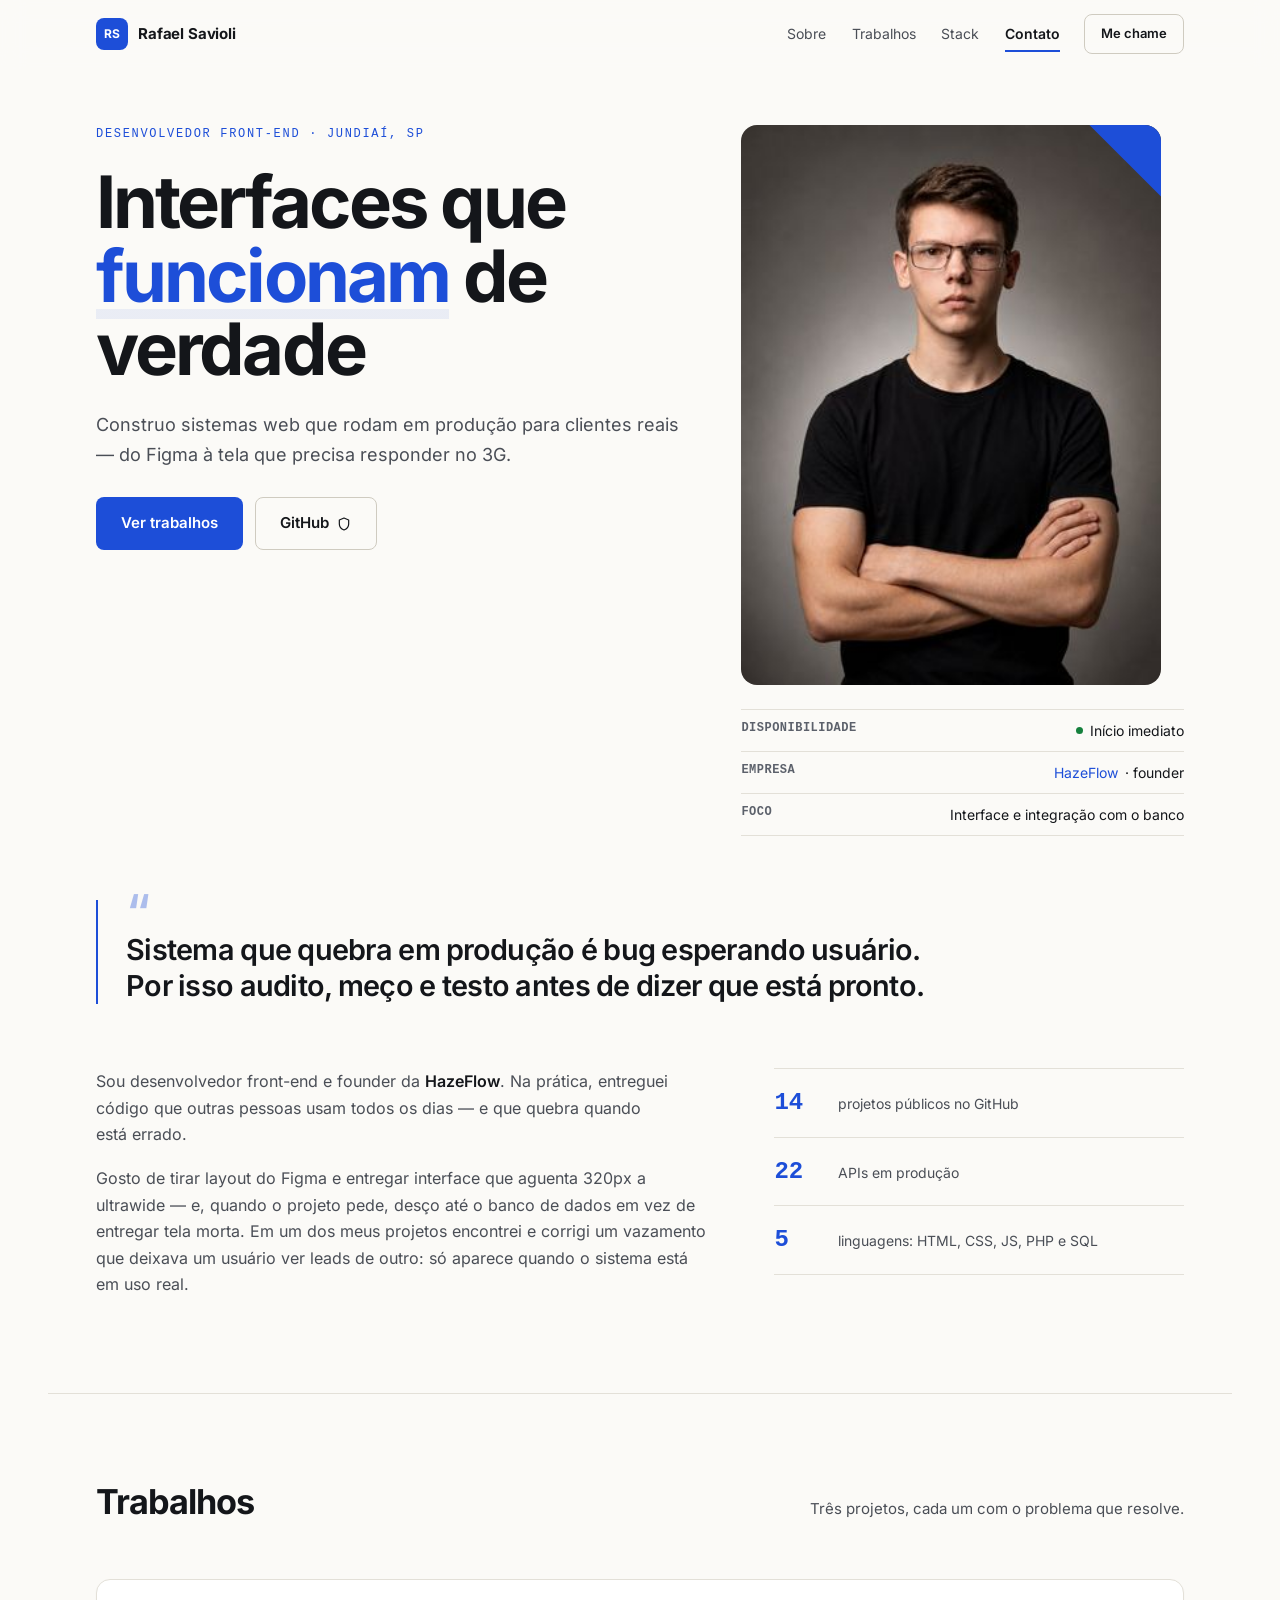
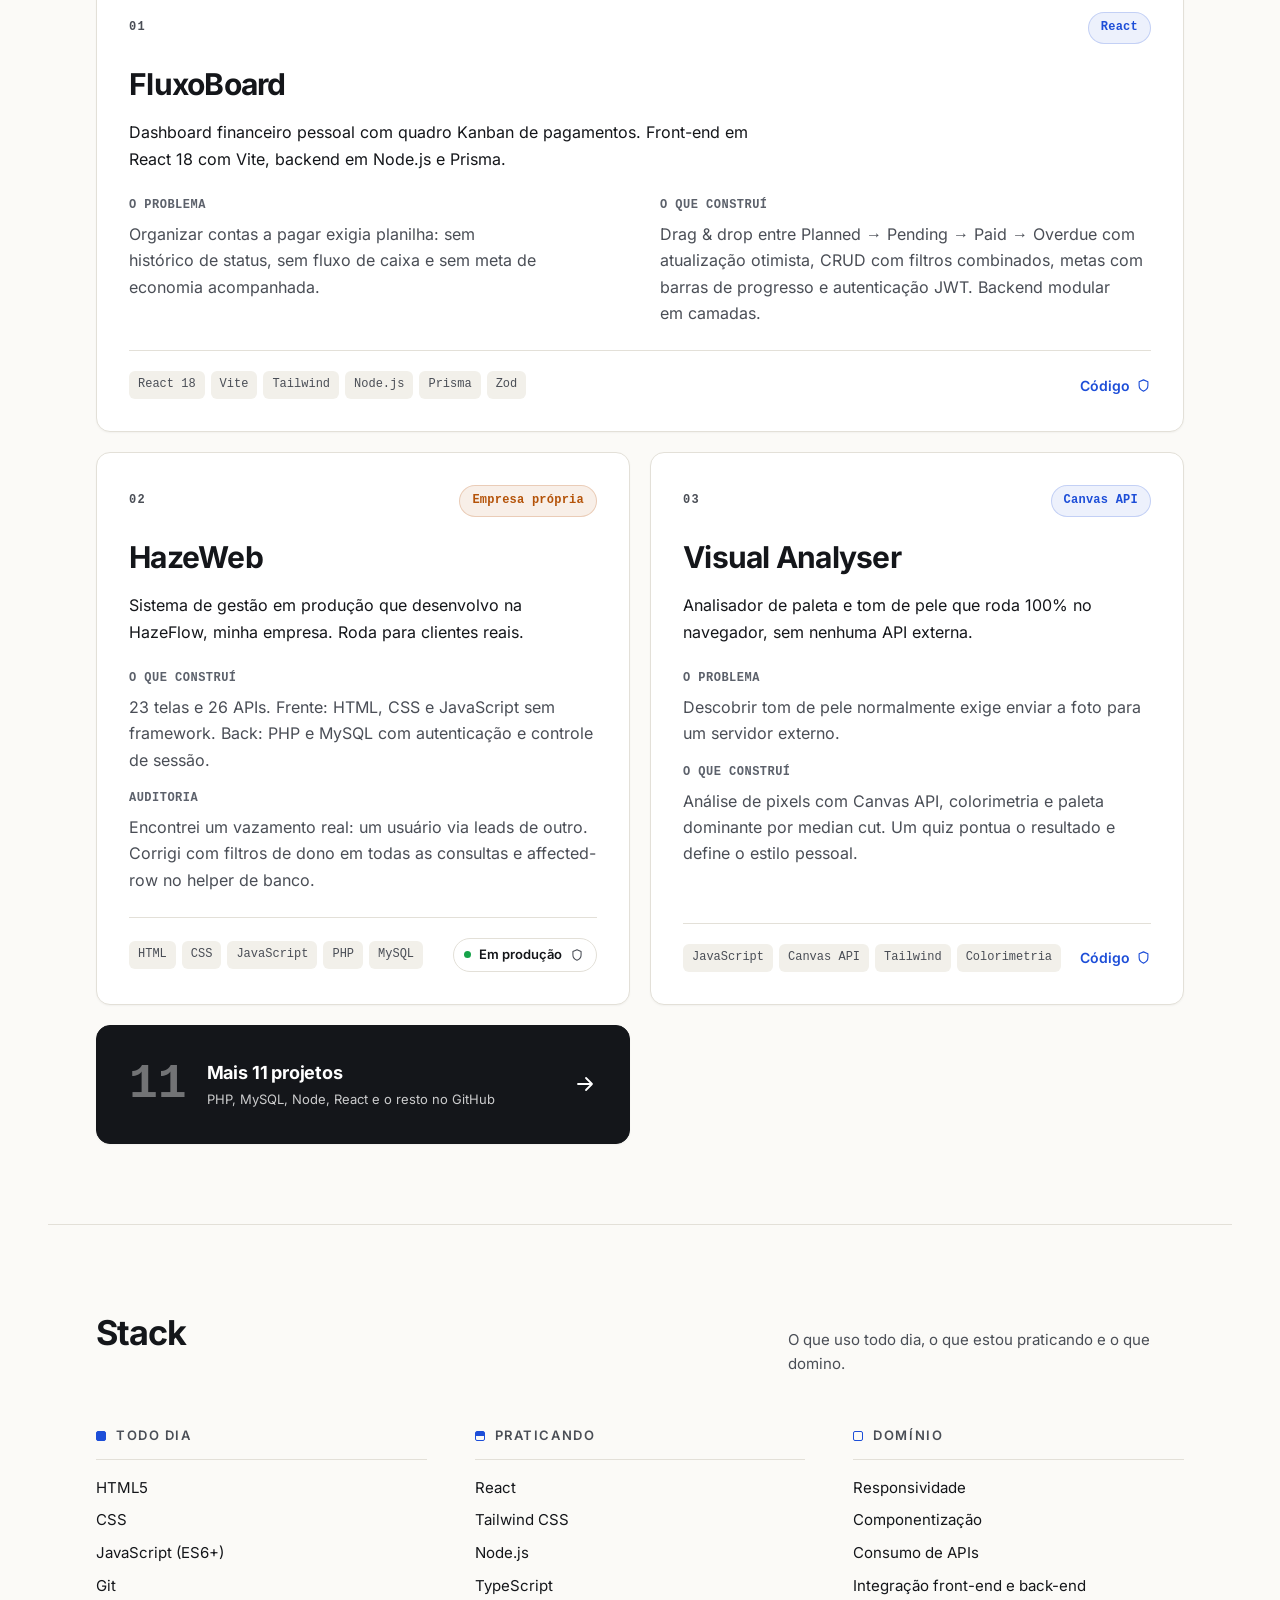
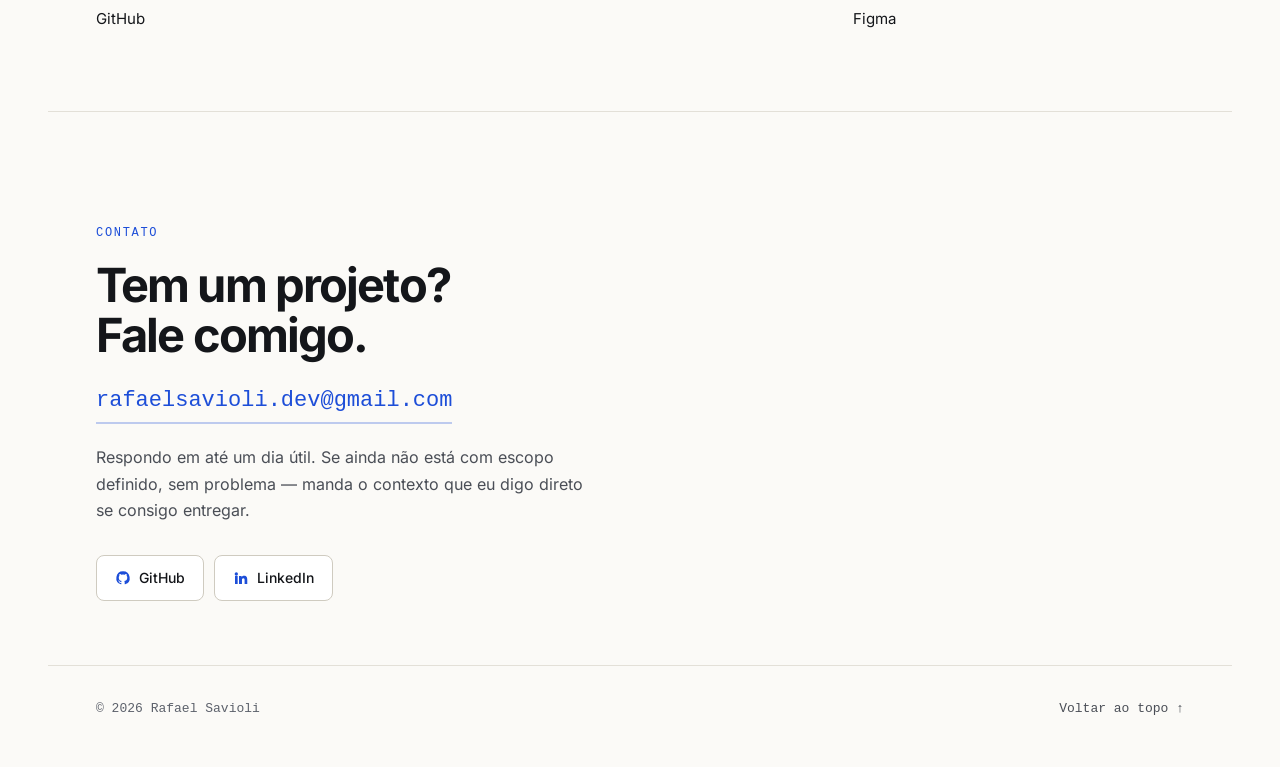
<file: index.html>
<!DOCTYPE html>
<html lang="pt-BR">
<head>
  <meta charset="UTF-8">
  <meta name="viewport" content="width=device-width, initial-scale=1.0">
  <title>Rafael Savioli · Desenvolvedor Front-End</title>
  <meta name="description" content="Desenvolvedor front-end. Sistemas web que rodam em produção, com foco em responsividade, integração front-end e back-end e código que aguenta uso real.">
  <meta name="author" content="Rafael Savioli">
  <meta name="theme-color" content="#FBFAF7">

  <meta property="og:type" content="website">
  <meta property="og:title" content="Rafael Savioli · Desenvolvedor Front-End">
  <meta property="og:description" content="Sistemas web que rodam em produção, com foco em responsividade e integração de ponta a ponta.">
  <meta property="og:url" content="https://rafaelsavioli.github.io/Portifolio/">
  <meta property="og:image" content="https://rafaelsavioli.github.io/Portifolio/assets/img/rafael-640.jpg">
  <meta property="og:locale" content="pt_BR">
  <meta name="twitter:card" content="summary">
  <link rel="canonical" href="https://rafaelsavioli.github.io/Portifolio/">
  <link rel="icon" href="assets/img/favicon.svg" type="image/svg+xml">

  <link rel="preload" href="assets/fonts/inter-latin.woff2" as="font" type="font/woff2" crossorigin>
  <!--?v=3: sem isto, o GitHub Pages (max-age=600) segura a versao
       antiga do CSS por ate 10 min depois de cada deploy -->
  <link rel="stylesheet" href="assets/css/main.css?v=9">
</head>
<body>
  <a class="skip-link" href="#conteudo">Pular para o conteúdo principal</a>

  <!-- ============ CABEÇALHO FIXO ============ -->
  <header class="topbar" id="topbar">
    <div class="topbar__inner">
      <a class="brand" href="#topo">
        <span class="brand__mark">RS</span>
        <span class="brand__name">Rafael Savioli</span>
      </a>
      <nav class="topbar__nav" aria-label="Navegação principal">
        <ul>
          <li><a href="#sobre">Sobre</a></li>
          <li><a href="#trabalhos">Trabalhos</a></li>
          <li><a href="#stack">Stack</a></li>
          <li><a href="#contato">Contato</a></li>
        </ul>
      </nav>
      <a class="topbar__cta" href="mailto:rafaelsavioli.dev@gmail.com">Me chame</a>
    </div>
  </header>

  <main id="conteudo">

    <!-- ============ HERO: grade de duas colunas ============ -->
    <section class="hero" id="topo">
      <div class="hero__col hero__col--text">
        <p class="eyebrow will-animate">Desenvolvedor Front-End · Jundiaí, SP</p>
        <h1 class="hero__title will-animate">
          Interfaces que<br>
          <span class="hero__title-accent">funcionam</span> de verdade
        </h1>
        <p class="hero__lead will-animate">
          Construo sistemas web que rodam em produção para clientes reais — do
          Figma à tela que precisa responder no 3G.
        </p>
        <div class="hero__actions will-animate">
          <a class="btn btn--solid" href="#trabalhos">Ver trabalhos</a>
          <a class="btn btn--line" href="https://github.com/rafaelsavioli" target="_blank" rel="noopener noreferrer">
            GitHub
            <svg viewBox="0 0 24 24" aria-hidden="true"><path d="M12 3l7 3v6c0 4-3 7.5-7 9-4-1.5-7-5-7-9V6l7-3z" fill="none" stroke="currentColor" stroke-width="1.8" stroke-linecap="round" stroke-linejoin="round"/></svg>
          </a>
        </div>
      </div>

      <div class="hero__col hero__col--figure will-animate">
        <figure class="portrait">
          <img src="assets/img/rafael-320.jpg" srcset="assets/img/rafael-320.jpg 320w, assets/img/rafael-640.jpg 640w" sizes="(max-width: 900px) 42vw, 172px" alt="Rafael Savioli, retrato de estúdio" width="320" height="426" decoding="async">
        </figure>
        <dl class="facts">
          <div class="facts__row">
            <dt>Disponibilidade</dt>
            <dd><span class="pip" aria-hidden="true"></span> Início imediato</dd>
          </div>
          <div class="facts__row">
            <dt>Empresa</dt>
            <dd><a href="https://www.hazeflow.com.br" target="_blank" rel="noopener noreferrer">HazeFlow</a> · founder</dd>
          </div>
          <div class="facts__row">
            <dt>Foco</dt>
            <dd>Interface e integração com o banco</dd>
          </div>
        </dl>
      </div>
    </section>

    <!-- ============ SOBRE: faixa de citação ============ -->
    <section class="about" id="sobre">
      <p class="about__quote will-animate">
        <span class="about__quote-mark" aria-hidden="true">&ldquo;</span>
        Sistema que quebra em produção é bug esperando usuário. Por isso
        audito, meço e testo antes de dizer que está pronto.
      </p>
      <div class="about__grid">
        <div class="about__text will-animate">
          <p>
            Sou desenvolvedor front-end e founder da <strong>HazeFlow</strong>. Na
            prática, entreguei código que outras pessoas usam todos os dias — e
            que quebra quando está errado.
          </p>
          <p>
            Gosto de tirar layout do Figma e entregar interface que aguenta
            320px a ultrawide — e, quando o projeto pede, desço até o banco de
            dados em vez de entregar tela morta. Em um dos meus projetos
            encontrei e corrigi um vazamento que deixava um usuário ver leads de
            outro: só aparece quando o sistema está em uso real.
          </p>
        </div>
        <ul class="metrics will-animate">
          <li>
            <span class="metrics__value">14</span>
            <span class="metrics__label">projetos públicos no GitHub</span>
          </li>
          <li>
            <span class="metrics__value">22</span>
            <span class="metrics__label">APIs em produção</span>
          </li>
          <li>
            <span class="metrics__value">5</span>
            <span class="metrics__label">linguagens: HTML, CSS, JS, PHP e SQL</span>
          </li>
        </ul>
      </div>
    </section>

    <!-- ============ TRABALHOS: grid de cards ============ -->
    <section class="section" id="trabalhos">
      <header class="section__head">
        <h2 class="section__title">Trabalhos</h2>
        <p class="section__note">Três projetos, cada um com o problema que resolve.</p>
      </header>

      <div class="cards">

        <article class="card card--wide reveal">
          <div class="card__top">
            <span class="card__num" aria-hidden="true">01</span>
            <span class="pill pill--blue">React</span>
          </div>
          <h3 class="card__title">FluxoBoard</h3>
          <p class="card__summary">
            Dashboard financeiro pessoal com quadro Kanban de pagamentos.
            Front-end em React 18 com Vite, backend em Node.js e Prisma.
          </p>
          <dl class="card__details">
            <div>
              <dt>O problema</dt>
              <dd>Organizar contas a pagar exigia planilha: sem histórico de status, sem fluxo de caixa e sem meta de economia acompanhada.</dd>
            </div>
            <div>
              <dt>O que construí</dt>
              <dd>Drag &amp; drop entre Planned → Pending → Paid → Overdue com atualização otimista, CRUD com filtros combinados, metas com barras de progresso e autenticação JWT. Backend modular em camadas.</dd>
            </div>
          </dl>
          <div class="card__foot">
            <ul class="tags">
              <li>React 18</li><li>Vite</li><li>Tailwind</li>
              <li>Node.js</li><li>Prisma</li><li>Zod</li>
            </ul>
            <a class="card__link" href="https://github.com/rafaelsavioli/Projeto_002" target="_blank" rel="noopener noreferrer">
              Código
              <svg viewBox="0 0 24 24" aria-hidden="true"><path d="M12 3l7 3v6c0 4-3 7.5-7 9-4-1.5-7-5-7-9V6l7-3z" fill="none" stroke="currentColor" stroke-width="1.8" stroke-linecap="round" stroke-linejoin="round"/></svg>
            </a>
          </div>
        </article>

        <article class="card reveal">
          <div class="card__top">
            <span class="card__num" aria-hidden="true">02</span>
            <span class="pill pill--amber">Empresa própria</span>
          </div>
          <h3 class="card__title">HazeWeb</h3>
          <p class="card__summary">
            Sistema de gestão em produção que desenvolvo na HazeFlow, minha
            empresa. Roda para clientes reais.
          </p>
          <dl class="card__details">
            <div>
              <dt>O que construí</dt>
              <dd>23 telas e 26 APIs. Frente: HTML, CSS e JavaScript sem framework. Back: PHP e MySQL com autenticação e controle de sessão.</dd>
            </div>
            <div>
              <dt>Auditoria</dt>
              <dd>Encontrei um vazamento real: um usuário via leads de outro. Corrigi com filtros de dono em todas as consultas e affected-row no helper de banco.</dd>
            </div>
          </dl>
          <div class="card__foot">
            <ul class="tags">
              <li>HTML</li><li>CSS</li><li>JavaScript</li>
              <li>PHP</li><li>MySQL</li>
            </ul>
            <span class="card__badge-live">
                          Em produção
                          <svg viewBox="0 0 24 24" aria-hidden="true"><path d="M12 3l7 3v6c0 4-3 7.5-7 9-4-1.5-7-5-7-9V6l7-3z" fill="none" stroke="currentColor" stroke-width="1.8" stroke-linecap="round" stroke-linejoin="round"/></svg>
                        </span>
                      </div>
        </article>

        <article class="card reveal">
          <div class="card__top">
            <span class="card__num" aria-hidden="true">03</span>
            <span class="pill pill--blue">Canvas API</span>
          </div>
          <h3 class="card__title">Visual Analyser</h3>
          <p class="card__summary">
            Analisador de paleta e tom de pele que roda 100% no navegador, sem
            nenhuma API externa.
          </p>
          <dl class="card__details">
            <div>
              <dt>O problema</dt>
              <dd>Descobrir tom de pele normalmente exige enviar a foto para um servidor externo.</dd>
            </div>
            <div>
              <dt>O que construí</dt>
              <dd>Análise de pixels com Canvas API, colorimetria e paleta dominante por median cut. Um quiz pontua o resultado e define o estilo pessoal.</dd>
            </div>
          </dl>
          <div class="card__foot">
            <ul class="tags">
              <li>JavaScript</li><li>Canvas API</li><li>Tailwind</li><li>Colorimetria</li>
            </ul>
            <a class="card__link" href="https://github.com/rafaelsavioli/Visual_Analiser" target="_blank" rel="noopener noreferrer">
              Código
              <svg viewBox="0 0 24 24" aria-hidden="true"><path d="M12 3l7 3v6c0 4-3 7.5-7 9-4-1.5-7-5-7-9V6l7-3z" fill="none" stroke="currentColor" stroke-width="1.8" stroke-linecap="round" stroke-linejoin="round"/></svg>
            </a>
          </div>
        </article>

        <a class="card card--cta reveal" href="https://github.com/rafaelsavioli?tab=repositories" target="_blank" rel="noopener noreferrer">
          <span class="card__cta-num" aria-hidden="true">11</span>
          <span class="card__cta-text">
            <span class="card__cta-title">Mais 11 projetos</span>
            <span class="card__cta-sub">PHP, MySQL, Node, React e o resto no GitHub</span>
          </span>
          <svg class="card__cta-arrow" viewBox="0 0 24 24" aria-hidden="true"><path d="M5 12h14M13 6l6 6-6 6" fill="none" stroke="currentColor" stroke-width="1.8" stroke-linecap="round" stroke-linejoin="round"/></svg>
        </a>

      </div>
    </section>

    <!-- ============ STACK ============ -->
    <section class="section" id="stack">
      <header class="section__head">
        <h2 class="section__title">Stack</h2>
        <p class="section__note">O que uso todo dia, o que estou praticando e o que domino.</p>
      </header>

      <div class="stack">
        <div class="stack__col reveal">
          <h3 class="stack__title">
            <span class="stack__dot stack__dot--solid" aria-hidden="true"></span>
            Todo dia
          </h3>
          <ul class="stack__list">
            <li>HTML5</li>
            <li>CSS</li>
            <li>JavaScript (ES6+)</li>
            <li>Git</li>
            <li>GitHub</li>
          </ul>
        </div>
        <div class="stack__col reveal">
          <h3 class="stack__title">
            <span class="stack__dot stack__dot--half" aria-hidden="true"></span>
            Praticando
          </h3>
          <ul class="stack__list">
            <li>React</li>
            <li>Tailwind CSS</li>
            <li>Node.js</li>
            <li>TypeScript</li>
          </ul>
        </div>
        <div class="stack__col reveal">
          <h3 class="stack__title">
            <span class="stack__dot stack__dot--line" aria-hidden="true"></span>
            Domínio
          </h3>
          <ul class="stack__list">
            <li>Responsividade</li>
            <li>Componentização</li>
            <li>Consumo de APIs</li>
            <li>Integração front-end e back-end</li>
            <li>Figma</li>
          </ul>
        </div>
      </div>
    </section>

    <!-- ============ CONTATO ============ -->
    <section class="contact" id="contato">
      <p class="contact__kicker will-animate">Contato</p>
      <h2 class="contact__title will-animate">Tem um projeto?<br>Fale comigo.</h2>
      <a class="contact__mail will-animate" href="mailto:rafaelsavioli.dev@gmail.com">rafaelsavioli.dev@gmail.com</a>
      <p class="contact__note will-animate">
        Respondo em até um dia útil. Se ainda não está com escopo definido, sem
        problema — manda o contexto que eu digo direto se consigo entregar.
      </p>
      <ul class="contact__socials will-animate">
        <li>
          <a href="https://github.com/rafaelsavioli" target="_blank" rel="noopener noreferrer">
            <svg viewBox="0 0 24 24" aria-hidden="true"><path d="M12 2a10 10 0 0 0-3.16 19.49c.5.09.68-.22.68-.48v-1.7c-2.78.6-3.37-1.34-3.37-1.34-.45-1.16-1.11-1.47-1.11-1.47-.91-.62.07-.61.07-.61 1 .07 1.53 1.03 1.53 1.03.9 1.53 2.36 1.09 2.94.83.09-.65.35-1.09.63-1.34-2.22-.25-4.56-1.11-4.56-4.94 0-1.09.39-1.98 1.03-2.68-.1-.25-.45-1.27.1-2.65 0 0 .84-.27 2.75 1.02a9.5 9.5 0 0 1 5 0c1.91-1.29 2.75-1.02 2.75-1.02.55 1.38.2 2.4.1 2.65.64.7 1.03 1.59 1.03 2.68 0 3.84-2.34 4.69-4.57 4.94.36.31.68.92.68 1.85v2.74c0 .27.18.58.69.48A10 10 0 0 0 12 2z"/></svg>
            GitHub
          </a>
        </li>
        <li>
          <a href="https://www.linkedin.com/in/rafael-savioli-a51886289/" target="_blank" rel="noopener noreferrer">
            <svg viewBox="0 0 24 24" aria-hidden="true"><path d="M4.98 3.5a2.5 2.5 0 1 1 0 5 2.5 2.5 0 0 1 0-5zM3 9h4v12H3zM9 9h3.8v1.7h.05c.53-1 1.83-2.05 3.77-2.05 4.03 0 4.78 2.65 4.78 6.1V21h-4v-5.5c0-1.31-.02-3-1.83-3-1.83 0-2.11 1.43-2.11 2.9V21H9z"/></svg>
            LinkedIn
          </a>
        </li>
      </ul>
    </section>

    <footer class="footer">
      <p>© <span data-year>2026</span> Rafael Savioli</p>
      <a href="#topo" class="footer__up">Voltar ao topo ↑</a>
    </footer>

  </main>

  <script src="assets/js/main.js" defer></script>
</body>
</html>
</file>
<file: assets/css/main.css>
/* ============================================================
   Rafael Savioli — Portfólio
   Tema claro, grid editorial. Acento azul-cobalto.
   Tipografia: Inter.

   Contrastes medidos sobre o fundo real:
     ink    #14161A  17,35:1   sobre papel #FBFAF7
     muted  #55585F   6,83:1
     dim    #6B6F78   4,82:1
     cobalt #1D4ED8   6,42:1   (6,70:1 sobre card branco)
     amber  #B45309   4,81:1
     branco sobre #1D4ED8 = 6,70:1  (texto do botão sólido)

   O azul-claro #3B82F6 daria 3,52:1 — abaixo de AA. Fica fora do texto.
   ============================================================ */

/* ---------- Reset ---------- */
*,
*::before,
*::after { box-sizing: border-box; }

* { margin: 0; }

html { -webkit-text-size-adjust: 100%; scroll-behavior: smooth; }

@media (prefers-reduced-motion: reduce) {
  html { scroll-behavior: auto; }
  *,
  *::before,
  *::after {
    animation-duration: .01ms !important;
    animation-iteration-count: 1 !important;
    transition-duration: .01ms !important;
  }
}

body {
  min-height: 100vh;
  background: var(--paper);
  color: var(--ink);
  font-family: var(--font-body);
  font-size: 1rem;
  line-height: 1.65;
  -webkit-font-smoothing: antialiased;
  text-rendering: optimizeLegibility;
}

img, svg { display: block; max-width: 100%; }
svg { fill: currentColor; }

a { color: inherit; }

/* ---------- Fonte auto-hospedada ----------
   Inter variável: um arquivo por subset cobre 400-700.
   Os subsets são os mesmos do Google, com unicode-range idêntico,
   então os acentos do português caem no arquivo certo. */

@font-face {
  font-family: 'Inter';
  font-style: normal;
  font-weight: 400 700;
  font-display: swap;
  src: url('../fonts/inter-latin-ext.woff2') format('woff2');
  unicode-range: U+0100-02BA, U+02BD-02C5, U+02C7-02CC, U+02CE-02D7, U+02DD-02FF, U+0304, U+0308, U+0329, U+1D00-1DBF, U+1E00-1E9F, U+1EF2-1EFF, U+2020, U+20A0-20AB, U+20AD-20C0, U+2113, U+2C60-2C7F, U+A720-A7FF;
}

@font-face {
  font-family: 'Inter';
  font-style: normal;
  font-weight: 400 700;
  font-display: swap;
  src: url('../fonts/inter-latin.woff2') format('woff2');
  unicode-range: U+0000-00FF, U+0131, U+0152-0153, U+02BB-02BC, U+02C6, U+02DA, U+02DC, U+0304, U+0308, U+0329, U+2000-206F, U+20AC, U+2122, U+2191, U+2193, U+2212, U+2215, U+FEFF, U+FFFD;
}

/* ---------- Tokens ---------- */
:root {
  --paper: #FBFAF7;
  --card: #FFFFFF;
  --card-2: #F2F0EA;

  --ink: #14161A;
  --muted: #4A4E56;
  --dim: #5C616B;

  --line: #E3E0D8;
  --line-strong: #CFCBC0;

  --cobalt: #1D4ED8;
  --cobalt-dark: #1E3A8A;
  --cobalt-tint: rgba(29, 78, 216, .08);
  --amber: #B45309;
  --amber-tint: rgba(180, 83, 9, .09);

  --font-body: 'Inter', -apple-system, BlinkMacSystemFont, 'Segoe UI', sans-serif;
  --font-mono: ui-monospace, 'SF Mono', 'Cascadia Code', Menlo, monospace;

  --ease-out: cubic-bezier(.2, .8, .2, 1);

  --maxw: 74rem;
  --gutter: clamp(1.25rem, 5vw, 3rem);
  --topbar-h: 4.25rem;
}

/* ---------- Base ---------- */
::selection {
  background: var(--cobalt);
  color: #FFFFFF;
}

:focus-visible {
  outline: 2px solid var(--cobalt);
  outline-offset: 3px;
  border-radius: 3px;
}

.skip-link {
  position: fixed;
  top: 0;
  left: 50%;
  transform: translate(-50%, -120%);
  z-index: 300;
  padding: .75rem 1.25rem;
  background: var(--cobalt);
  color: #FFFFFF;
  font-weight: 600;
  font-size: .875rem;
  text-decoration: none;
  border-radius: 0 0 .5rem .5rem;
  transition: transform .2s var(--ease-out);
}
.skip-link:focus { transform: translate(-50%, 0); }

/* ---------- Barra superior ---------- */
.topbar {
  position: sticky;
  top: 0;
  z-index: 100;
  background: color-mix(in srgb, var(--paper) 88%, transparent);
  backdrop-filter: blur(12px);
  border-bottom: 1px solid transparent;
  transition: border-color .3s var(--ease-out), background .3s var(--ease-out);
}
.topbar.is-stuck {
  border-bottom-color: var(--line);
  background: color-mix(in srgb, var(--paper) 94%, transparent);
}

.topbar__inner {
  max-width: var(--maxw);
  min-height: var(--topbar-h);
  margin-inline: auto;
  padding-inline: var(--gutter);
  display: flex;
  align-items: center;
  gap: 1.5rem;
}

.brand {
  display: flex;
  align-items: center;
  gap: .625rem;
  text-decoration: none;
  font-weight: 700;
  letter-spacing: -.01em;
  margin-right: auto;
}

.brand__mark {
  display: grid;
  place-items: center;
  width: 2rem;
  height: 2rem;
  font-size: .75rem;
  font-weight: 700;
  letter-spacing: .02em;
  color: #FFFFFF;
  background: var(--cobalt);
  border-radius: .5rem;
}

.brand__name { font-size: .9375rem; }

.topbar__nav ul {
  list-style: none;
  padding: 0;
  display: flex;
  gap: clamp(.75rem, 2vw, 1.75rem);
}
.topbar__nav a {
  position: relative;
  display: block;
  padding: .375rem 0;
  font-size: .875rem;
  color: var(--muted);
  text-decoration: none;
  transition: color .2s var(--ease-out);
}
.topbar__nav a::after {
  content: '';
  position: absolute;
  left: 0;
  bottom: 0;
  width: 100%;
  height: 1.5px;
  background: var(--cobalt);
  transform: scaleX(0);
  transform-origin: 0 50%;
  transition: transform .3s var(--ease-out);
}
.topbar__nav a:hover { color: var(--ink); }
.topbar__nav a:hover::after,
.topbar__nav a[aria-current='true']::after { transform: scaleX(1); }
.topbar__nav a[aria-current='true'] {
  color: var(--ink);
  font-weight: 600;
}

.topbar__cta {
  padding: .5rem 1rem;
  font-size: .8125rem;
  font-weight: 600;
  text-decoration: none;
  color: var(--ink);
  border: 1px solid var(--line-strong);
  border-radius: .5rem;
  transition: border-color .2s var(--ease-out), color .2s var(--ease-out);
}
.topbar__cta:hover { border-color: var(--cobalt); color: var(--cobalt); }

/* ---------- Hero: grade de duas colunas ---------- */
.hero {
  max-width: var(--maxw);
  margin-inline: auto;
  /* Topo curto de proposito: o h1 tem que caber sem rolagem.
     Antes eram 9vw (112px no desktop) somados ao cabecalho de 68px. */
  padding: clamp(2rem, 4.5vw, 3.5rem) var(--gutter) clamp(2.5rem, 6vw, 4rem);
  display: grid;
  grid-template-columns: minmax(0, 1.35fr) minmax(0, 1fr);
  gap: clamp(1.75rem, 4vw, 3rem);
  /* start, e nao center: a coluna da figura e' bem mais alta que a de
     texto, e centralizar empurrava o titulo para baixo. */
  align-items: start;
}

.eyebrow {
  font-family: var(--font-mono);
  font-size: .75rem;
  font-weight: 500;
  letter-spacing: .14em;
  text-transform: uppercase;
  color: var(--cobalt);
  margin-bottom: 1.25rem;
}

.hero__title {
  font-size: clamp(2.75rem, 0.032vh + 72px, 7.5rem);
  font-weight: 700;
  line-height: 1.02;
  letter-spacing: -.04em;
  margin-bottom: 1.5rem;
  text-wrap: balance;
}
.hero__title-accent {
  color: var(--cobalt);
  /* Realce sob a palavra, sem caixa alta */
  background: linear-gradient(transparent 88%, var(--cobalt-tint) 88%);
}

.hero__lead {
  max-width: 54ch;
  font-size: clamp(1.125rem, 0.35vh + 12px, 1.375rem);
  color: var(--muted);
  margin-bottom: 1.75rem;
  text-wrap: pretty;
}

.hero__actions {
  display: flex;
  flex-wrap: wrap;
  gap: .75rem;
}

.hero__col { min-width: 0; }

/* Coluna de texto: quem divide é o grid do .hero, não precisa de estilo
   próprio além de não esticar o conteúdo. */
.hero__col--text { min-width: 0; }

/* Coluna da figura */
.hero__col--figure {
  display: grid;
  gap: 1.5rem;
}

.portrait {
  position: relative;
  border-radius: 1rem;
  overflow: hidden;
  background: var(--card-2);
  /* A foto é 3:4 (retrato de estúdio). Um card 1:1 cortaria a cabeça,
     então o quadro acompanha a proporção real da imagem. */
  aspect-ratio: 3 / 4;
  /* A foto e' dimensionada pela ALTURA util da tela, nao pela largura.
     Com altura fixa ela media 746px e era ela — e nao o titulo — que
     estourava em telas de 768px. O 3/4 vem do aspect-ratio. */
  max-width: min(100%, 26.25rem, (100vh - 21.25rem) * 0.75);
}
.portrait img {
  width: 100%;
  height: 100%;
  object-fit: cover;
}
/* Canto cortado em diagonal, como marca de registro */
.portrait::after {
  content: '';
  position: absolute;
  top: 0;
  right: 0;
  width: 4.5rem;
  height: 4.5rem;
  background: var(--cobalt);
  clip-path: polygon(100% 0, 0 0, 100% 100%);
}

.facts {
  border-top: 1px solid var(--line);
}
.facts__row {
  display: flex;
  flex-wrap: wrap;
  gap: .5rem 1rem;
  justify-content: space-between;
  padding-block: .5625rem;
  border-bottom: 1px solid var(--line);
}
.facts dt {
  font-family: var(--font-mono);
  font-size: .75rem;
  font-weight: 600;
  letter-spacing: .04em;
  text-transform: uppercase;
  color: var(--dim);
}
.facts dd {
  margin: 0;
  font-size: .875rem;
  color: var(--ink);
  display: flex;
  align-items: center;
  gap: .4375rem;
}
.facts dd a { color: var(--cobalt); text-decoration: none; }
.facts dd a:hover { text-decoration: underline; }

.pip {
  width: .4375rem;
  height: .4375rem;
  border-radius: 50%;
  background: #15803D;
  flex: none;
}

/* ---------- Botões ---------- */
.btn {
  display: inline-flex;
  align-items: center;
  gap: .4375rem;
  padding: .8125rem 1.5rem;
  font-size: .9375rem;
  font-weight: 600;
  text-decoration: none;
  border-radius: .5rem;
  border: 1px solid transparent;
  transition: background .2s var(--ease-out), color .2s var(--ease-out),
              border-color .2s var(--ease-out), transform .15s var(--ease-out);
}
.btn svg { width: 1rem; height: 1rem; }
.btn:active { transform: translateY(1px); }

.btn--solid { background: var(--cobalt); color: #FFFFFF; }
.btn--solid:hover { background: var(--cobalt-dark); }

.btn--line {
  color: var(--ink);
  border-color: var(--line-strong);
}
.btn--line:hover { border-color: var(--cobalt); color: var(--cobalt); }

/* ---------- Sobre: citação em destaque ---------- */
.about {
  max-width: var(--maxw);
  margin-inline: auto;
  padding: 0 var(--gutter) clamp(3.5rem, 8vw, 6rem);
}

.about__quote {
  position: relative;
  max-width: 44ch;
  margin-bottom: clamp(2.5rem, 6vw, 4rem);
  padding-left: 1.75rem;
  border-left: 2px solid var(--cobalt);
  font-size: clamp(1.5rem, 1vw + 1rem, 2.75rem);
  font-weight: 600;
  line-height: 1.25;
  letter-spacing: -.025em;
  text-wrap: pretty;
}

.about__quote-mark {
  display: block;
  font-size: 3rem;
  line-height: .5;
  color: var(--cobalt);
  opacity: .35;
  margin-bottom: .5rem;
}

.about__grid {
  display: grid;
  grid-template-columns: minmax(0, 1.5fr) minmax(0, 1fr);
  gap: clamp(2rem, 5vw, 4rem);
  align-items: start;
}

.about__text p {
  /* Teto de 68ch: sem ele o paragrafo herda os 1184px do --maxw e
     vira uma linha de 110 caracteres. */
  max-width: 68ch;
  font-size: 1rem;
  color: var(--muted);
  margin-bottom: 1.125rem;
  text-wrap: pretty;
}
.about__text p:last-child { margin-bottom: 0; }
.about__text strong { color: var(--ink); font-weight: 600; }

.metrics {
  list-style: none;
  padding: 0;
  border-top: 1px solid var(--line);
}
.metrics li {
  display: flex;
  align-items: baseline;
  gap: 1rem;
  padding-block: .875rem;
  border-bottom: 1px solid var(--line);
}
.metrics__value {
  font-family: var(--font-mono);
  font-size: 1.5rem;
  font-weight: 600;
  color: var(--cobalt);
  min-width: 3rem;
}
.metrics__label { font-size: .875rem; color: var(--muted); }

/* ---------- Seções ---------- */
.section {
  max-width: var(--maxw);
  margin-inline: auto;
  padding: clamp(3rem, 7vw, 5rem) var(--gutter);
  border-top: 1px solid var(--line);
}

.section__head {
  display: flex;
  flex-wrap: wrap;
  align-items: baseline;
  justify-content: space-between;
  gap: .5rem 2rem;
  margin-bottom: clamp(2rem, 5vw, 3rem);
}

.section__title {
  font-size: clamp(1.875rem, 1.3vw + 1.1rem, 3.5rem);
  font-weight: 700;
  letter-spacing: -.03em;
}

.section__note {
  font-size: .9375rem;
  color: var(--muted);
  max-width: 44ch;
}

/* ---------- Grid de cards ---------- */
.cards {
  display: grid;
  grid-template-columns: repeat(2, minmax(0, 1fr));
  gap: 1.25rem;
}

/* O primeiro card ocupa a linha inteira — é o projeto mais completo */
.card--wide { grid-column: 1 / -1; }

.card {
  display: flex;
  flex-direction: column;
  padding: clamp(1.5rem, 3.5vw, 2rem);
  background: var(--card);
  border: 1px solid var(--line);
  border-radius: .875rem;
  box-shadow: 0 1px 2px rgba(20, 22, 26, .04);
  transition: border-color .25s var(--ease-out), transform .25s var(--ease-out),
              box-shadow .25s var(--ease-out);
}
.card:hover {
  border-color: var(--cobalt);
  transform: translateY(-3px);
  box-shadow: 0 12px 28px rgba(20, 22, 26, .08);
}

.card__top {
  display: flex;
  align-items: center;
  justify-content: space-between;
  gap: 1rem;
  margin-bottom: 1rem;
}

.card__num {
  font-family: var(--font-mono);
  font-size: .75rem;
  font-weight: 600;
  letter-spacing: .1em;
  color: var(--muted);
}

/* ---------- Legibilidade ----------
   12px e' o piso para texto miudo em interface. Abaixo disso o olho
   começa a forcar, especialmente em mono com letter-spacing.
   O auditor aponto 11px em pills, dt e tags; subiram para 12px. */

.pill {
  padding: .3125rem .75rem;
  font-family: var(--font-mono);
  font-size: .75rem;
  font-weight: 600;
  letter-spacing: .02em;
  border-radius: 999px;
  white-space: nowrap;
}
.pill--blue {
  color: var(--cobalt);
  background: var(--cobalt-tint);
  border: 1px solid rgba(29, 78, 216, .2);
}
.pill--amber {
  color: var(--amber);
  background: var(--amber-tint);
  border: 1px solid rgba(180, 83, 9, .22);
}

.card__title {
  font-size: clamp(1.375rem, 3vw, 1.875rem);
  font-weight: 700;
  letter-spacing: -.025em;
  margin-bottom: .625rem;
  transition: color .25s var(--ease-out);
}
.card:hover .card__title { color: var(--cobalt); }

.card__summary {
  max-width: 62ch;
  color: var(--ink);
  margin-bottom: 1.5rem;
  text-wrap: pretty;
}

.card__details {
  display: grid;
  gap: 1rem;
  margin-bottom: 1.5rem;
}
.card--wide .card__details {
  grid-template-columns: repeat(2, minmax(0, 1fr));
  gap: 1.25rem 2.5rem;
}
.card__details dt {
  font-family: var(--font-mono);
  font-size: .75rem;
  font-weight: 600;
  letter-spacing: .04em;
  text-transform: uppercase;
  color: var(--dim);
  margin-bottom: .3125rem;
}
.card__details dd {
  margin: 0;
  /* Sem teto, um dd ocupa a largura toda do card — a ~1184px isso vira
     uma linha de 110 caracteres, e o olho perde o ponto de retorno.
     68ch e' o limite confortavel para leitura em tela. */
  max-width: 68ch;
  font-size: 1rem;
  color: var(--muted);
  text-wrap: pretty;
}

.card__foot {
  display: flex;
  flex-wrap: wrap;
  align-items: center;
  justify-content: space-between;
  gap: 1rem;
  margin-top: auto;
  padding-top: 1.25rem;
  border-top: 1px solid var(--line);
}
.card__links {
  display: inline-flex;
  flex-wrap: wrap;
  align-items: center;
  gap: 1rem;
}

.tags {
  list-style: none;
  padding: 0;
  display: flex;
  flex-wrap: wrap;
  gap: .375rem;
}
.tags li {
  padding: .25rem .5625rem;
  font-family: var(--font-mono);
  font-size: .75rem;
  font-weight: 500;
  color: var(--muted);
  background: var(--card-2);
  border-radius: .375rem;
}

.card__link {
  display: inline-flex;
  align-items: center;
  gap: .375rem;
  font-size: .875rem;
  font-weight: 600;
  color: var(--cobalt);
  text-decoration: none;
  white-space: nowrap;
}
.card__link svg { width: .9375rem; height: .9375rem; transition: transform .2s var(--ease-out); }
.card__link:hover { text-decoration: underline; }
.card:hover .card__link svg { transform: translate(2px, -2px); }

/* Card de call-to-action */
.card--cta {
  flex-direction: row;
  align-items: center;
  gap: 1.25rem;
  background: var(--ink);
  border-color: var(--ink);
  color: #FFFFFF;
  text-decoration: none;
}
.card--cta:hover {
  background: var(--cobalt-dark);
  border-color: var(--cobalt-dark);
  color: #FFFFFF;
}

.card__cta-num {
  font-family: var(--font-mono);
  font-size: clamp(2rem, 5vw, 3rem);
  font-weight: 700;
  line-height: 1;
  color: rgba(255, 255, 255, .4);
}

.card__cta-text { display: grid; gap: .125rem; margin-right: auto; }
.card__cta-title {
  font-size: 1.125rem;
  font-weight: 700;
  letter-spacing: -.01em;
}
.card__cta-sub { font-size: .8125rem; color: rgba(255, 255, 255, .78); }

.card__cta-arrow {
  width: 1.5rem;
  height: 1.5rem;
  flex: none;
  transition: transform .25s var(--ease-out);
}
.card--cta:hover .card__cta-arrow { transform: translateX(4px); }

/* ---------- Stack: três colunas ---------- */
.stack {
  display: grid;
  grid-template-columns: repeat(3, minmax(0, 1fr));
  gap: clamp(1.5rem, 4vw, 3rem);
}

.stack__col { min-width: 0; }

.stack__title {
  display: flex;
  align-items: center;
  gap: .625rem;
  font-size: .8125rem;
  font-weight: 600;
  letter-spacing: .12em;
  text-transform: uppercase;
  color: var(--muted);
  margin-bottom: 1rem;
  padding-bottom: .75rem;
  border-bottom: 1px solid var(--line);
}

/* O nível aparece no próprio ponto, não em número — evita
   comparação quantitativa que ninguém pode verificar */
.stack__dot {
  width: .625rem;
  height: .625rem;
  flex: none;
  border-radius: 2px;
  border: 1.5px solid var(--cobalt);
}
.stack__dot--solid { background: var(--cobalt); }
.stack__dot--half { background: linear-gradient(180deg, var(--cobalt) 50%, transparent 50%); }
.stack__dot--line { background: transparent; }

.stack__list {
  list-style: none;
  padding: 0;
  display: grid;
  gap: .5rem;
}
.stack__list li {
  font-size: .9375rem;
  color: var(--ink);
}

/* ---------- Contato ---------- */
.contact {
  max-width: var(--maxw);
  margin-inline: auto;
  padding: clamp(4rem, 9vw, 7rem) var(--gutter) clamp(3rem, 6vw, 4rem);
  border-top: 1px solid var(--line);
}

.contact__kicker {
  font-family: var(--font-mono);
  font-size: .75rem;
  font-weight: 500;
  letter-spacing: .14em;
  text-transform: uppercase;
  color: var(--cobalt);
  margin-bottom: 1rem;
}

.contact__title {
  font-size: clamp(2.25rem, 1.8vw + 1.5rem, 5.5rem);
  font-weight: 700;
  line-height: 1.05;
  letter-spacing: -.04em;
  margin-bottom: 1.5rem;
}

.contact__mail {
  display: inline-block;
  font-family: var(--font-mono);
  font-size: clamp(1rem, 2.5vw, 1.375rem);
  font-weight: 500;
  color: var(--cobalt);
  text-decoration: none;
  border-bottom: 2px solid rgba(29, 78, 216, .28);
  padding-bottom: 3px;
  word-break: break-all;
  margin-bottom: 1.25rem;
  transition: border-color .2s var(--ease-out);
}
.contact__mail:hover { border-bottom-color: var(--cobalt); }

.contact__note {
  max-width: 50ch;
  color: var(--muted);
  margin-bottom: 2rem;
}

.contact__socials {
  list-style: none;
  padding: 0;
  display: flex;
  flex-wrap: wrap;
  gap: .625rem;
}
.contact__socials a {
  display: inline-flex;
  align-items: center;
  gap: .5rem;
  padding: .625rem 1.125rem;
  font-size: .875rem;
  font-weight: 500;
  text-decoration: none;
  color: var(--ink);
  background: var(--card);
  border: 1px solid var(--line-strong);
  border-radius: .5rem;
  transition: border-color .2s var(--ease-out), color .2s var(--ease-out);
}
.contact__socials svg { width: 1rem; height: 1rem; color: var(--cobalt); }
.contact__socials a:hover { border-color: var(--cobalt); color: var(--cobalt); }

/* ---------- Footer ---------- */
.footer {
  max-width: var(--maxw);
  margin-inline: auto;
  padding: 2rem var(--gutter) 3rem;
  border-top: 1px solid var(--line);
  display: flex;
  flex-wrap: wrap;
  gap: .5rem 1.5rem;
  align-items: center;
  justify-content: space-between;
  font-family: var(--font-mono);
  font-size: .8125rem;
  color: var(--dim);
}
.footer__up {
  color: var(--muted);
  text-decoration: none;
}
.footer__up:hover { color: var(--cobalt); }

/* ---------- Selo de sistema em produção ---------- */
/* Nao e link: o repositorio e privado e a URL publica cai numa tela de
   login. Seria levar o recrutador a um beco sem saida. */
.card__badge-live {
  display: inline-flex;
  align-items: center;
  gap: .5rem;
  padding: .3125rem .75rem .3125rem .625rem;
  border: 1px solid var(--line);
  border-radius: 999px;
  background: #fff;
  color: var(--ink);
  font-size: .8125rem;
  font-weight: 600;
  white-space: nowrap;
}
.card__badge-live::before {
  content: "";
  width: .4375rem;
  height: .4375rem;
  border-radius: 50%;
  background: #16A34A;
  flex: none;
}
.card__badge-live svg {
  width: .875rem;
  height: .875rem;
  color: var(--muted);
}

/* ---------- Animações ----------
   O estado inicial está preso a .js, que o main.js adiciona no <html>.
   Sem JS, ou se o script falhar, nenhum bloco fica invisível. */

.js .will-animate {
  opacity: 0;
  transform: translateY(16px);
  transition: opacity .7s var(--ease-out), transform .7s var(--ease-out);
}
.js .will-animate.is-in { opacity: 1; transform: none; }

.js .hero .eyebrow.will-animate { transition-delay: 0s; }
.js .hero .hero__title.will-animate { transition-delay: .07s; }
.js .hero .hero__lead.will-animate { transition-delay: .14s; }
.js .hero .hero__actions.will-animate { transition-delay: .21s; }
.js .hero__col--figure.will-animate { transition-delay: .12s; }

.js .reveal {
  opacity: 0;
  transform: translateY(18px);
  transition: opacity .6s var(--ease-out), transform .6s var(--ease-out);
}
.js .reveal.is-revealed { opacity: 1; transform: none; }

@media (prefers-reduced-motion: reduce) {
  .will-animate, .reveal { opacity: 1 !important; transform: none !important; }
}

/* ---------- Responsivo ---------- */
@media (max-width: 960px) {
  .hero {
    grid-template-columns: 1fr;
    padding-top: clamp(1.25rem, 4vw, 2rem);
  }
  /* Em coluna unica o texto vem antes da figura, entao o limite e'
     "o titulo + lead + botoes cabem", e nao "as duas colunas cabem".
     O teto de vh acima foi calibrado para o layout de dois blocos. */
  .hero__title {
    font-size: clamp(2.5rem, 2.9rem, 2.875rem);
  }
  .hero__col--figure {
    grid-template-columns: minmax(0, 12rem) minmax(0, 1fr);
    align-items: start;
  }
  .about__grid { grid-template-columns: 1fr; }
  .stack { grid-template-columns: 1fr; gap: 2rem; }
}

@media (max-width: 760px) {
  .cards { grid-template-columns: 1fr; }
  .card--wide { grid-column: auto; }
  .card--wide .card__details { grid-template-columns: 1fr; }
  .topbar__nav { display: none; }
  .hero__col--figure { grid-template-columns: 1fr; }
  .portrait { max-width: 16rem; }
}

@media (max-width: 520px) {
  .brand__name { display: none; }
  .hero__actions .btn { flex: 1 1 auto; justify-content: center; }
  .card__foot { flex-direction: column; align-items: flex-start; }
}

/* ---------- Impressão ---------- */
@media print {
  .topbar, .hero__actions, .card--cta, .contact__socials { display: none; }
  body { background: #fff; }
  .card { break-inside: avoid; box-shadow: none; }
}
</file>
